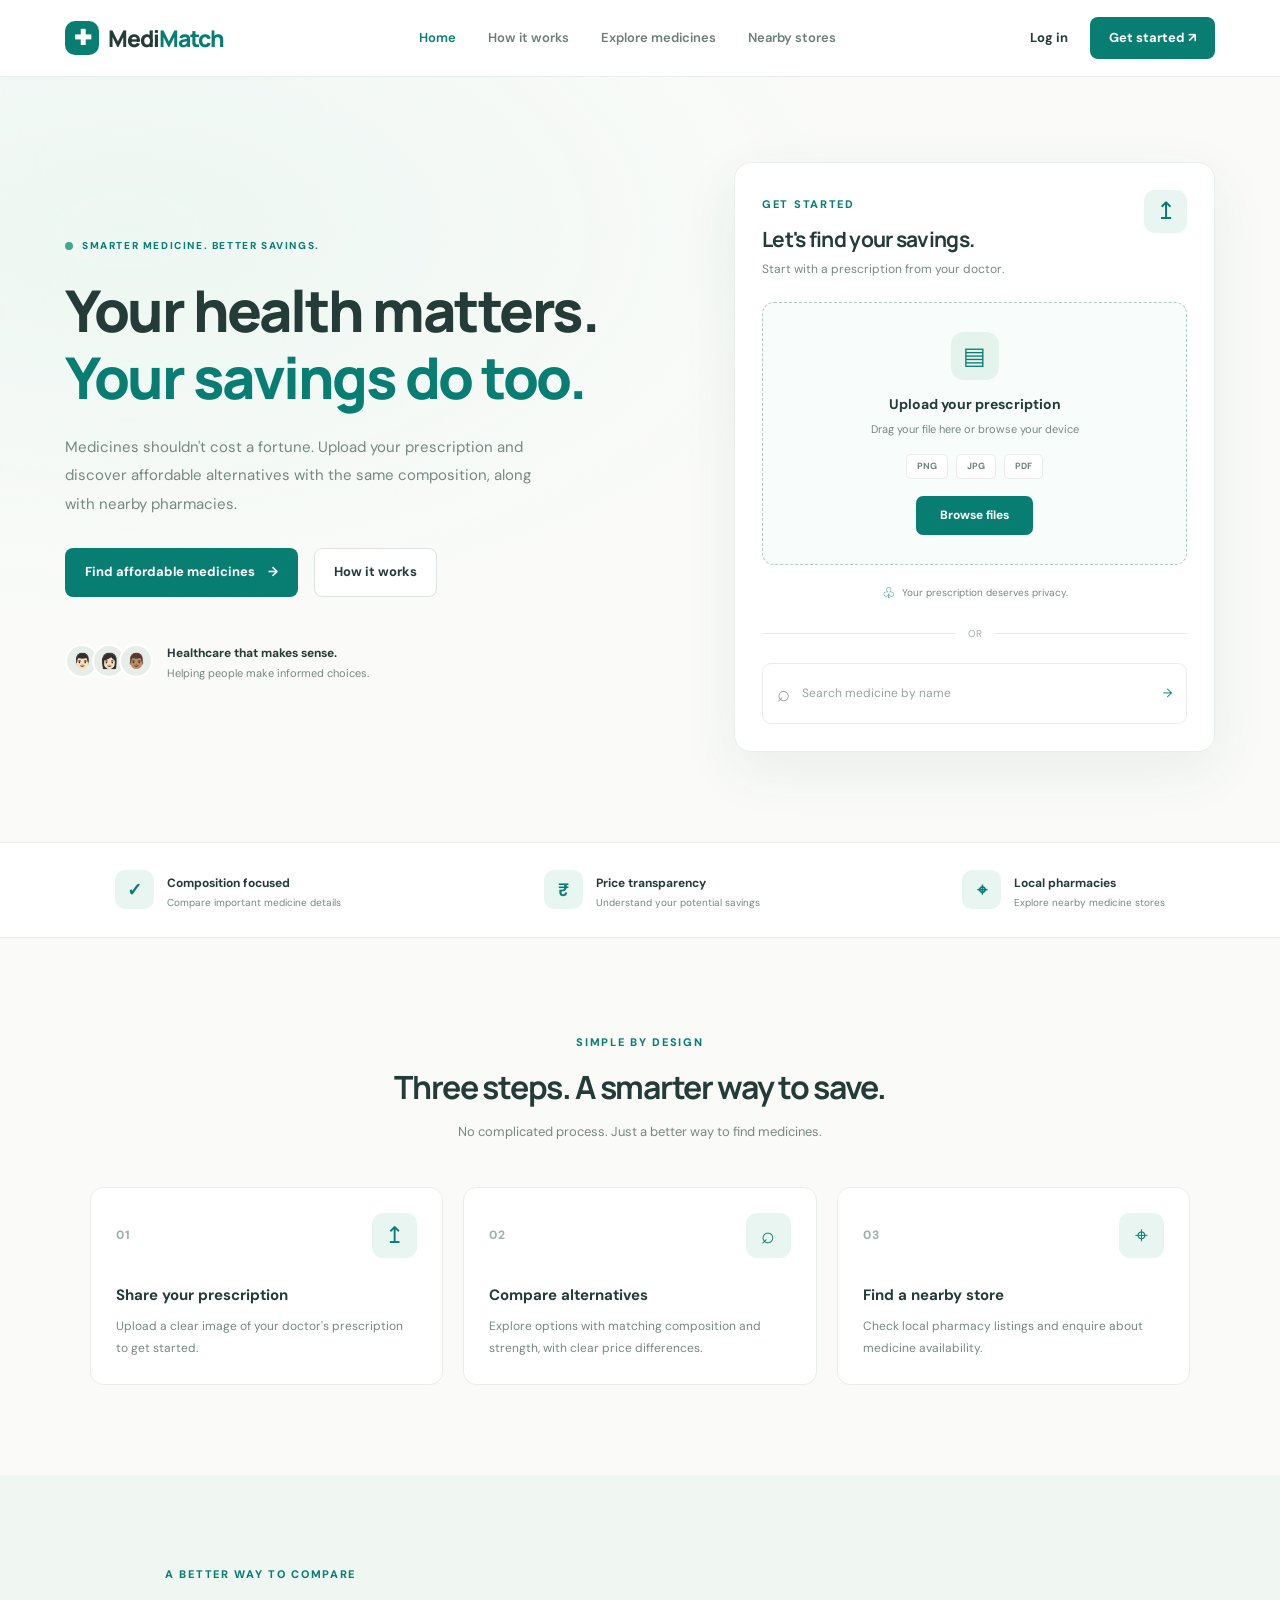
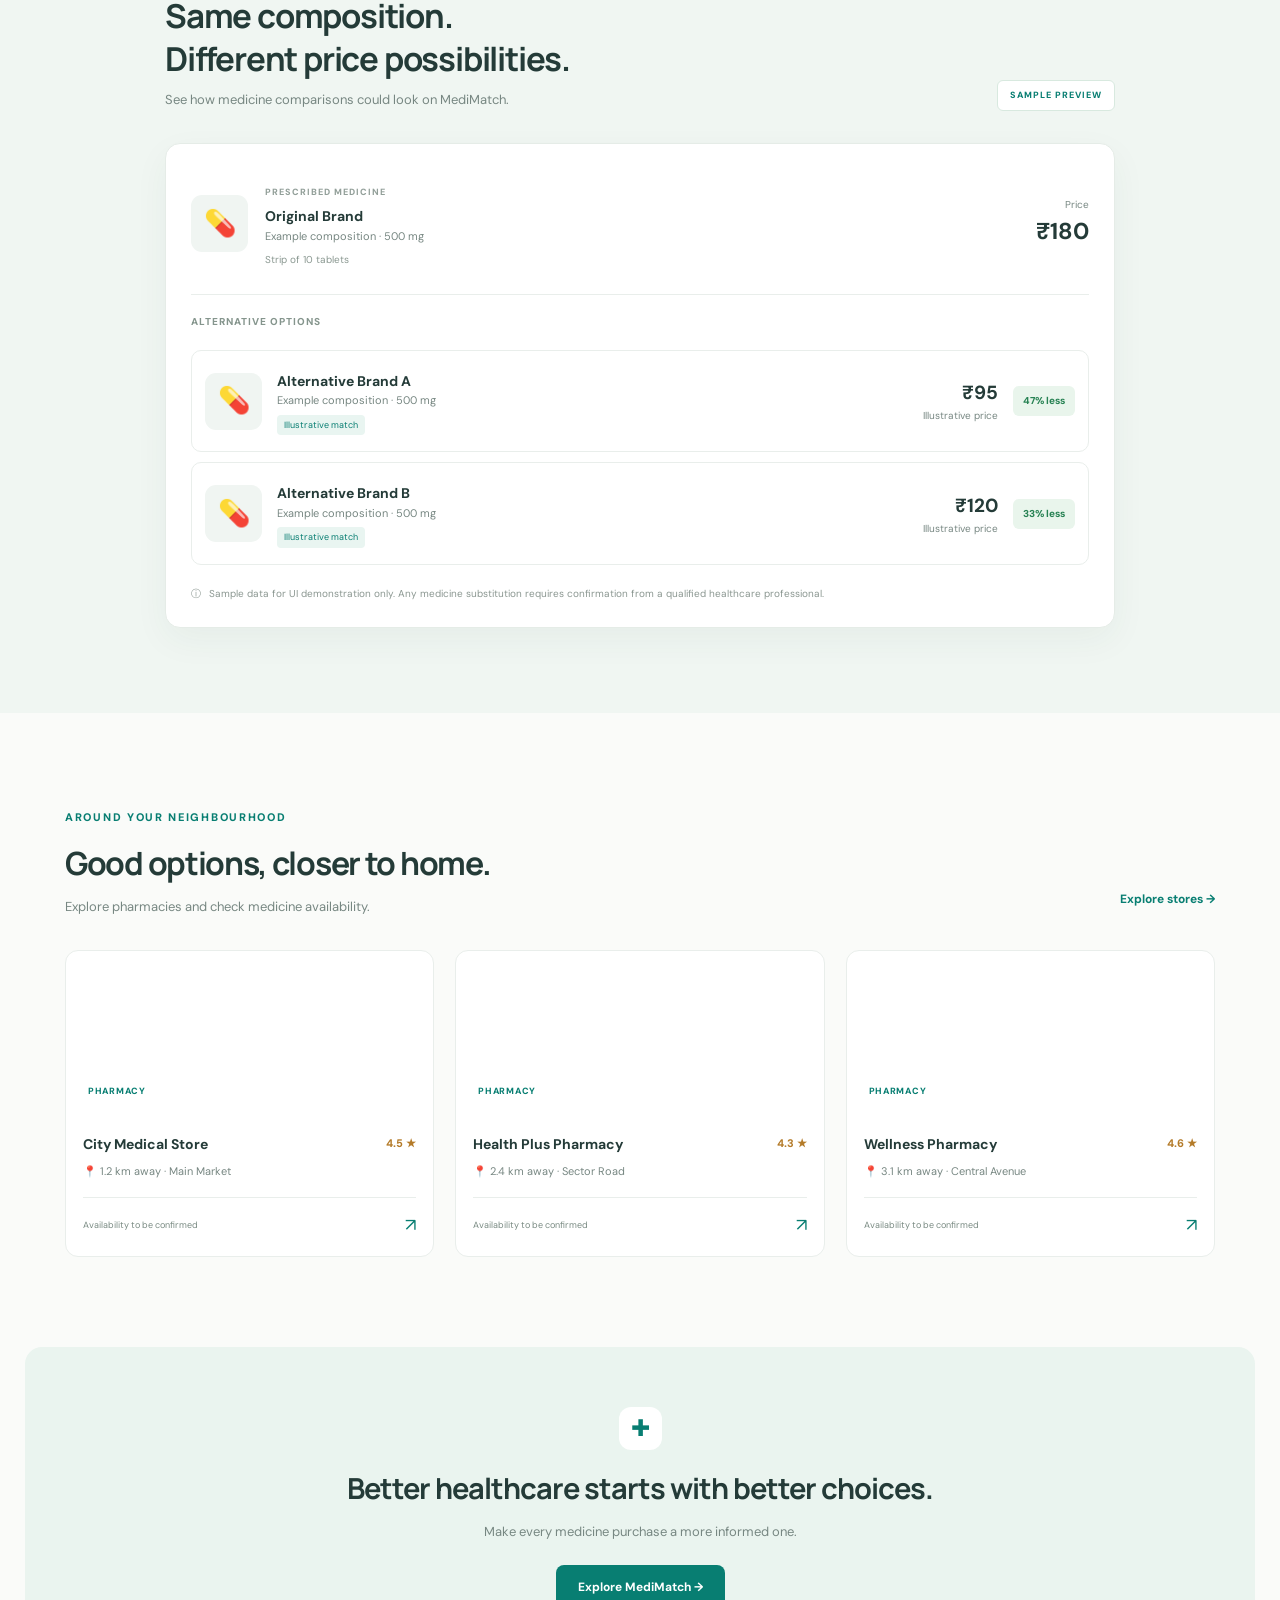
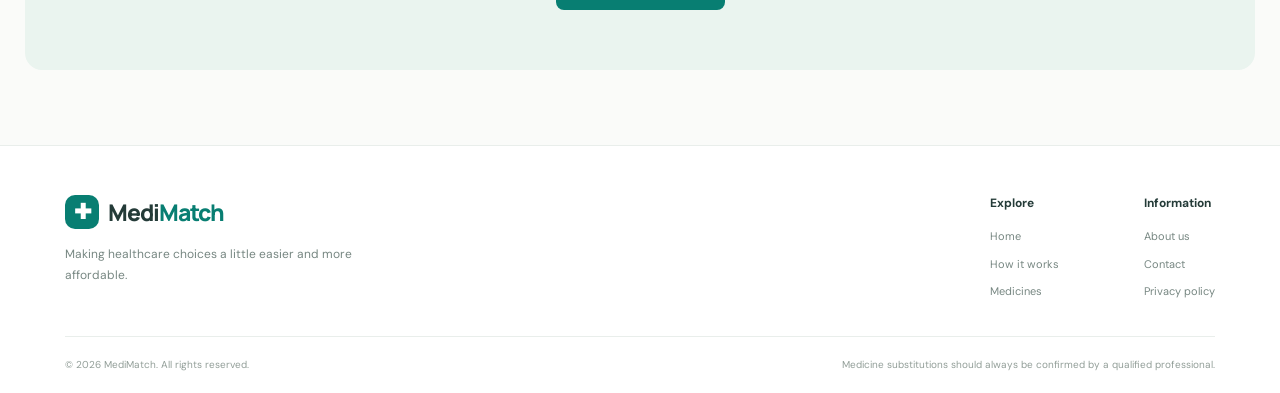
<file: Test ui/index.html>
<!DOCTYPE html>
<html lang="en">
<head>
    <meta charset="UTF-8">
    <meta name="viewport" content="width=device-width, initial-scale=1.0">
    <title>MediMatch — Healthcare Made Affordable</title>

    <link rel="preconnect" href="https://fonts.googleapis.com">
    <link rel="preconnect" href="https://fonts.gstatic.com" crossorigin>
    <link href="https://fonts.googleapis.com/css2?family=DM+Sans:wght@400;500;600;700;800&family=Manrope:wght@400;500;600;700;800&display=swap" rel="stylesheet">

    <link rel="stylesheet" href="style.css">
</head>
<body>

    <!-- NAVBAR -->
    <header class="navbar">
        <div class="nav-container">
            <a href="#" class="logo">
                <span class="logo-icon">✚</span>
                <span>Medi<span class="logo-highlight">Match</span></span>
            </a>

            <nav class="nav-links">
                <a href="#home" class="active">Home</a>
                <a href="#how-it-works">How it works</a>
                <a href="#alternatives">Explore medicines</a>
                <a href="#pharmacies">Nearby stores</a>
            </nav>

            <div class="nav-actions">
                <a href="#" class="login-btn">Log in</a>
                <a href="#upload" class="nav-cta">Get started <span>↗</span></a>
            </div>
        </div>
    </header>


    <!-- HERO SECTION -->
    <main>

    <section class="hero" id="home">
        <div class="hero-container">

            <div class="hero-content">
                <div class="eyebrow">
                    <span class="eyebrow-dot"></span>
                    SMARTER MEDICINE. BETTER SAVINGS.
                </div>

                <h1>
                    Your health matters.<br>
                    <span>Your savings do too.</span>
                </h1>

                <p class="hero-description">
                    Medicines shouldn't cost a fortune. Upload your prescription
                    and discover affordable alternatives with the same composition,
                    along with nearby pharmacies.
                </p>

                <div class="hero-buttons">
                    <a href="#upload" class="primary-btn">
                        Find affordable medicines <span>→</span>
                    </a>
                    <a href="#how-it-works" class="secondary-btn">
                        How it works
                    </a>
                </div>

                <div class="hero-trust">
                    <div class="trust-avatars">
                        <span>👨🏻</span>
                        <span>👩🏻</span>
                        <span>👨🏽</span>
                    </div>
                    <div>
                        <strong>Healthcare that makes sense.</strong>
                        <p>Helping people make informed choices.</p>
                    </div>
                </div>
            </div>


            <!-- UPLOAD CARD -->
            <div class="upload-card" id="upload">

                <div class="upload-heading">
                    <div>
                        <span class="small-label">GET STARTED</span>
                        <h2>Let's find your savings.</h2>
                        <p>Start with a prescription from your doctor.</p>
                    </div>
                    <div class="upload-icon">↥</div>
                </div>

                <div class="upload-area">
                    <div class="file-icon">▤</div>
                    <h3>Upload your prescription</h3>
                    <p>Drag your file here or browse your device</p>

                    <div class="file-formats">
                        <span>PNG</span>
                        <span>JPG</span>
                        <span>PDF</span>
                    </div>

                    <div class="browse-btn">Browse files</div>
                </div>

                <div class="upload-security">
                    <span>♧</span>
                    Your prescription deserves privacy.
                </div>

                <div class="upload-divider">
                    <span>OR</span>
                </div>

                <div class="manual-search">
                    <div class="search-icon">⌕</div>
                    <span>Search medicine by name</span>
                    <span class="search-arrow">→</span>
                </div>

            </div>

        </div>
    </section>


    <!-- TRUST STRIP -->
    <section class="trust-strip">
        <div class="trust-strip-container">
            <div class="trust-item">
                <span class="strip-icon">✓</span>
                <div>
                    <strong>Composition focused</strong>
                    <p>Compare important medicine details</p>
                </div>
            </div>

            <div class="trust-item">
                <span class="strip-icon">₹</span>
                <div>
                    <strong>Price transparency</strong>
                    <p>Understand your potential savings</p>
                </div>
            </div>

            <div class="trust-item">
                <span class="strip-icon">⌖</span>
                <div>
                    <strong>Local pharmacies</strong>
                    <p>Explore nearby medicine stores</p>
                </div>
            </div>
        </div>
    </section>


    <!-- HOW IT WORKS -->
    <section class="how-section" id="how-it-works">
        <div class="section-heading">
            <span class="small-label">SIMPLE BY DESIGN</span>
            <h2>Three steps. A smarter way to save.</h2>
            <p>No complicated process. Just a better way to find medicines.</p>
        </div>

        <div class="steps-container">

            <div class="step-card">
                <div class="step-top">
                    <span class="step-number">01</span>
                    <span class="step-symbol">↥</span>
                </div>
                <h3>Share your prescription</h3>
                <p>Upload a clear image of your doctor's prescription to get started.</p>
            </div>

            <div class="step-card">
                <div class="step-top">
                    <span class="step-number">02</span>
                    <span class="step-symbol">⌕</span>
                </div>
                <h3>Compare alternatives</h3>
                <p>Explore options with matching composition and strength, with clear price differences.</p>
            </div>

            <div class="step-card">
                <div class="step-top">
                    <span class="step-number">03</span>
                    <span class="step-symbol">⌖</span>
                </div>
                <h3>Find a nearby store</h3>
                <p>Check local pharmacy listings and enquire about medicine availability.</p>
            </div>

        </div>
    </section>


    <!-- MEDICINE COMPARISON -->
    <section class="medicine-section" id="alternatives">
        <div class="medicine-container">

            <div class="medicine-heading">
                <div>
                    <span class="small-label">A BETTER WAY TO COMPARE</span>
                    <h2>Same composition.<br>Different price possibilities.</h2>
                    <p>See how medicine comparisons could look on MediMatch.</p>
                </div>

                <span class="demo-label">SAMPLE PREVIEW</span>
            </div>

            <div class="comparison-card">

                <div class="original-medicine">
                    <div class="medicine-image">💊</div>
                    <div class="medicine-info">
                        <span class="medicine-type">PRESCRIBED MEDICINE</span>
                        <h3>Original Brand</h3>
                        <p>Example composition · 500 mg</p>
                        <span class="pack-info">Strip of 10 tablets</span>
                    </div>
                    <div class="medicine-price">
                        <span>Price</span>
                        <strong>₹180</strong>
                    </div>
                </div>

                <div class="comparison-divider">
                    <span>ALTERNATIVE OPTIONS</span>
                </div>

                <div class="alternative-row">
                    <div class="alternative-icon">💊</div>
                    <div class="alternative-details">
                        <h3>Alternative Brand A</h3>
                        <p>Example composition · 500 mg</p>
                        <span class="match-tag">Illustrative match</span>
                    </div>
                    <div class="alternative-price">
                        <strong>₹95</strong>
                        <span>Illustrative price</span>
                    </div>
                    <div class="saving-tag">47% less</div>
                </div>

                <div class="alternative-row">
                    <div class="alternative-icon">💊</div>
                    <div class="alternative-details">
                        <h3>Alternative Brand B</h3>
                        <p>Example composition · 500 mg</p>
                        <span class="match-tag">Illustrative match</span>
                    </div>
                    <div class="alternative-price">
                        <strong>₹120</strong>
                        <span>Illustrative price</span>
                    </div>
                    <div class="saving-tag">33% less</div>
                </div>

                <div class="comparison-note">
                    <span>ⓘ</span>
                    Sample data for UI demonstration only. Any medicine substitution
                    requires confirmation from a qualified healthcare professional.
                </div>

            </div>

        </div>
    </section>


    <!-- PHARMACY SECTION -->
    <section class="pharmacy-section" id="pharmacies">

        <div class="pharmacy-container">

            <div class="pharmacy-heading">
                <div>
                    <span class="small-label">AROUND YOUR NEIGHBOURHOOD</span>
                    <h2>Good options, closer to home.</h2>
                    <p>Explore pharmacies and check medicine availability.</p>
                </div>
                <a href="#" class="view-all">Explore stores →</a>
            </div>

            <div class="pharmacy-grid">

                <div class="pharmacy-card">
                    <div class="pharmacy-picture pharmacy-one">
                        <span class="store-badge">PHARMACY</span>
                    </div>
                    <div class="pharmacy-details">
                        <div class="store-title">
                            <h3>City Medical Store</h3>
                            <span>4.5 ★</span>
                        </div>
                        <p>📍 1.2 km away · Main Market</p>
                        <div class="store-footer">
                            <span class="available">Availability to be confirmed</span>
                            <span class="store-arrow">↗</span>
                        </div>
                    </div>
                </div>

                <div class="pharmacy-card">
                    <div class="pharmacy-picture pharmacy-two">
                        <span class="store-badge">PHARMACY</span>
                    </div>
                    <div class="pharmacy-details">
                        <div class="store-title">
                            <h3>Health Plus Pharmacy</h3>
                            <span>4.3 ★</span>
                        </div>
                        <p>📍 2.4 km away · Sector Road</p>
                        <div class="store-footer">
                            <span class="available">Availability to be confirmed</span>
                            <span class="store-arrow">↗</span>
                        </div>
                    </div>
                </div>

                <div class="pharmacy-card">
                    <div class="pharmacy-picture pharmacy-three">
                        <span class="store-badge">PHARMACY</span>
                    </div>
                    <div class="pharmacy-details">
                        <div class="store-title">
                            <h3>Wellness Pharmacy</h3>
                            <span>4.6 ★</span>
                        </div>
                        <p>📍 3.1 km away · Central Avenue</p>
                        <div class="store-footer">
                            <span class="available">Availability to be confirmed</span>
                            <span class="store-arrow">↗</span>
                        </div>
                    </div>
                </div>

            </div>
        </div>
    </section>


    <!-- FINAL CTA -->
    <section class="cta-section">
        <div class="cta-content">
            <span class="cta-icon">✚</span>
            <h2>Better healthcare starts with better choices.</h2>
            <p>Make every medicine purchase a more informed one.</p>
            <a href="#upload" class="cta-button">Explore MediMatch →</a>
        </div>
    </section>

    </main>


    <!-- FOOTER -->
    <footer class="footer">
        <div class="footer-container">

            <div class="footer-brand">
                <a href="#" class="logo">
                    <span class="logo-icon">✚</span>
                    <span>Medi<span class="logo-highlight">Match</span></span>
                </a>
                <p>Making healthcare choices a little easier and more affordable.</p>
            </div>

            <div class="footer-links">
                <div>
                    <strong>Explore</strong>
                    <a href="#home">Home</a>
                    <a href="#how-it-works">How it works</a>
                    <a href="#alternatives">Medicines</a>
                </div>

                <div>
                    <strong>Information</strong>
                    <a href="#">About us</a>
                    <a href="#">Contact</a>
                    <a href="#">Privacy policy</a>
                </div>
            </div>

        </div>

        <div class="footer-bottom">
            <p>© 2026 MediMatch. All rights reserved.</p>
            <p>Medicine substitutions should always be confirmed by a qualified professional.</p>
        </div>
    </footer>

</body>
</html>
</file>
<file: Test ui/style.css>
/* ==============================
   GLOBAL STYLES
================================ */

:root {
    --primary: #087e72;
    --primary-dark: #075f57;
    --primary-light: #e9f5f1;
    --background: #fafbf9;
    --white: #ffffff;
    --text: #243b38;
    --muted: #778782;
    --border: #e9eeeb;
    --accent: #e7aa61;
}

* {
    margin: 0;
    padding: 0;
    box-sizing: border-box;
}

html {
    scroll-behavior: smooth;
}

body {
    font-family: 'DM Sans', sans-serif;
    background: var(--background);
    color: var(--text);
    line-height: 1.6;
}

a {
    text-decoration: none;
    color: inherit;
}

button {
    font-family: inherit;
}

.small-label {
    font-size: 11px;
    font-weight: 800;
    letter-spacing: 1.7px;
    color: var(--primary);
}


/* ==============================
   NAVBAR
================================ */

.navbar {
    background: rgba(255,255,255,0.96);
    border-bottom: 1px solid var(--border);
    position: sticky;
    top: 0;
    z-index: 100;
}

.nav-container {
    max-width: 1200px;
    margin: auto;
    height: 76px;
    padding: 0 25px;
    display: flex;
    align-items: center;
    justify-content: space-between;
}

.logo {
    display: flex;
    align-items: center;
    gap: 9px;
    font-family: 'Manrope', sans-serif;
    font-size: 23px;
    font-weight: 800;
    letter-spacing: -1px;
}

.logo-icon {
    background: var(--primary);
    color: white;
    height: 34px;
    width: 34px;
    border-radius: 10px;
    display: grid;
    place-items: center;
    font-size: 21px;
}

.logo-highlight {
    color: var(--primary);
}

.nav-links {
    display: flex;
    gap: 32px;
    align-items: center;
}

.nav-links a {
    font-size: 13px;
    font-weight: 600;
    color: #6d7d78;
    transition: 0.2s;
}

.nav-links a:hover,
.nav-links .active {
    color: var(--primary);
}

.nav-actions {
    display: flex;
    gap: 22px;
    align-items: center;
    font-size: 13px;
    font-weight: 700;
}

.login-btn {
    color: var(--text);
}

.nav-cta {
    background: var(--primary);
    color: white;
    padding: 11px 19px;
    border-radius: 8px;
    transition: 0.2s;
}

.nav-cta:hover,
.primary-btn:hover,
.cta-button:hover {
    background: var(--primary-dark);
}


/* ==============================
   HERO SECTION
================================ */

.hero {
    background:
        radial-gradient(ellipse at 10% 20%, #edf7f2 0%, transparent 45%),
        #fafbf9;
    padding: 85px 25px 90px;
}

.hero-container {
    max-width: 1150px;
    margin: auto;
    display: grid;
    grid-template-columns: 1.05fr 0.85fr;
    gap: 75px;
    align-items: center;
}

.eyebrow {
    display: inline-flex;
    align-items: center;
    gap: 9px;
    color: var(--primary);
    font-size: 10px;
    font-weight: 800;
    letter-spacing: 1.6px;
    margin-bottom: 23px;
}

.eyebrow-dot {
    height: 8px;
    width: 8px;
    background: #43a88b;
    border-radius: 50%;
}

.hero-content h1 {
    font-family: 'Manrope', sans-serif;
    font-size: clamp(38px, 4.5vw, 58px);
    line-height: 1.16;
    letter-spacing: -2.5px;
    font-weight: 800;
}

.hero-content h1 span {
    color: var(--primary);
}

.hero-description {
    color: var(--muted);
    font-size: 15px;
    line-height: 1.9;
    max-width: 490px;
    margin-top: 22px;
}

.hero-buttons {
    display: flex;
    align-items: center;
    gap: 16px;
    margin-top: 30px;
}

.primary-btn {
    background: var(--primary);
    color: white;
    padding: 14px 20px;
    border-radius: 8px;
    font-size: 13px;
    font-weight: 700;
    transition: 0.2s;
}

.primary-btn span {
    margin-left: 10px;
}

.secondary-btn {
    border: 1px solid #dce6e1;
    background: white;
    padding: 13px 19px;
    border-radius: 8px;
    font-size: 13px;
    font-weight: 700;
}

.hero-trust {
    display: flex;
    align-items: center;
    gap: 14px;
    margin-top: 42px;
}

.trust-avatars {
    display: flex;
}

.trust-avatars span {
    height: 34px;
    width: 34px;
    background: #e7eee9;
    border: 2px solid white;
    border-radius: 50%;
    display: grid;
    place-items: center;
    margin-left: -7px;
    font-size: 15px;
}

.trust-avatars span:first-child {
    margin-left: 0;
}

.hero-trust strong {
    font-size: 12px;
}

.hero-trust p {
    color: var(--muted);
    font-size: 11px;
}


/* ==============================
   UPLOAD CARD
================================ */

.upload-card {
    background: white;
    padding: 27px;
    border: 1px solid #e9efeb;
    border-radius: 17px;
    box-shadow: 0 18px 55px rgba(34, 75, 59, 0.08);
}

.upload-heading {
    display: flex;
    justify-content: space-between;
    align-items: flex-start;
    margin-bottom: 23px;
}

.upload-heading h2 {
    font-family: 'Manrope', sans-serif;
    font-size: 21px;
    letter-spacing: -0.7px;
    margin-top: 7px;
}

.upload-heading p {
    font-size: 12px;
    color: var(--muted);
    margin-top: 4px;
}

.upload-icon {
    background: var(--primary-light);
    color: var(--primary);
    height: 43px;
    width: 43px;
    border-radius: 11px;
    display: grid;
    place-items: center;
    font-size: 24px;
}

.upload-area {
    border: 1.5px dashed #a8cfc0;
    background: #f8fcfa;
    border-radius: 12px;
    padding: 29px 15px;
    text-align: center;
}

.file-icon {
    height: 48px;
    width: 48px;
    margin: auto auto 13px;
    background: #e4f3ec;
    color: var(--primary);
    display: grid;
    place-items: center;
    border-radius: 13px;
    font-size: 24px;
}

.upload-area h3 {
    font-size: 14px;
    font-weight: 700;
}

.upload-area p {
    font-size: 11px;
    color: var(--muted);
    margin-top: 5px;
}

.file-formats {
    display: flex;
    justify-content: center;
    gap: 8px;
    margin-top: 16px;
}

.file-formats span {
    background: white;
    border: 1px solid var(--border);
    padding: 4px 10px;
    font-size: 9px;
    border-radius: 5px;
    color: #71817a;
    font-weight: 700;
}

.browse-btn {
    display: inline-block;
    margin-top: 17px;
    background: var(--primary);
    color: white;
    padding: 10px 24px;
    border-radius: 7px;
    font-size: 12px;
    font-weight: 700;
}

.upload-security {
    display: flex;
    align-items: center;
    justify-content: center;
    gap: 7px;
    margin-top: 16px;
    font-size: 10px;
    color: #778782;
}

.upload-security span {
    color: var(--primary);
    font-size: 15px;
}

.upload-divider {
    display: flex;
    align-items: center;
    gap: 12px;
    margin: 21px 0;
    color: #a1aaa6;
    font-size: 10px;
}

.upload-divider::before,
.upload-divider::after {
    content: "";
    flex: 1;
    height: 1px;
    background: var(--border);
}

.manual-search {
    border: 1px solid var(--border);
    border-radius: 9px;
    padding: 12px 14px;
    display: flex;
    align-items: center;
    gap: 12px;
    color: #99a39f;
    font-size: 12px;
}

.search-icon {
    font-size: 22px;
}

.search-arrow {
    margin-left: auto;
    color: var(--primary);
}


/* ==============================
   TRUST STRIP
================================ */

.trust-strip {
    background: white;
    border-top: 1px solid var(--border);
    border-bottom: 1px solid var(--border);
}

.trust-strip-container {
    max-width: 1100px;
    margin: auto;
    padding: 26px 25px;
    display: flex;
    justify-content: space-between;
    gap: 25px;
}

.trust-item {
    display: flex;
    align-items: center;
    gap: 13px;
}

.strip-icon {
    height: 39px;
    width: 39px;
    border-radius: 10px;
    background: var(--primary-light);
    color: var(--primary);
    display: grid;
    place-items: center;
    font-size: 18px;
    font-weight: 700;
}

.trust-item strong {
    font-size: 12px;
}

.trust-item p {
    font-size: 10px;
    color: var(--muted);
}


/* ==============================
   HOW IT WORKS
================================ */

.how-section {
    max-width: 1150px;
    padding: 90px 25px;
    margin: auto;
}

.section-heading {
    text-align: center;
    margin-bottom: 45px;
}

.section-heading h2,
.pharmacy-heading h2 {
    font-family: 'Manrope', sans-serif;
    font-size: 32px;
    letter-spacing: -1.3px;
    margin-top: 9px;
}

.section-heading p,
.pharmacy-heading p {
    color: var(--muted);
    font-size: 13px;
    margin-top: 8px;
}

.steps-container {
    display: grid;
    grid-template-columns: repeat(3, 1fr);
    gap: 20px;
}

.step-card {
    background: white;
    border: 1px solid var(--border);
    border-radius: 13px;
    padding: 25px;
    transition: 0.25s;
}

.step-card:hover,
.pharmacy-card:hover {
    transform: translateY(-4px);
    box-shadow: 0 12px 30px rgba(35, 73, 57, 0.07);
}

.step-top {
    display: flex;
    justify-content: space-between;
    align-items: center;
    margin-bottom: 25px;
}

.step-number {
    color: #a0b1a8;
    font-size: 12px;
    font-weight: 800;
    letter-spacing: 1px;
}

.step-symbol {
    background: var(--primary-light);
    color: var(--primary);
    height: 45px;
    width: 45px;
    border-radius: 11px;
    display: grid;
    place-items: center;
    font-size: 23px;
}

.step-card h3 {
    font-size: 15px;
    margin-bottom: 9px;
}

.step-card p {
    color: var(--muted);
    font-size: 12px;
    line-height: 1.8;
}


/* ==============================
   MEDICINE COMPARISON
================================ */

.medicine-section {
    background: #f0f6f2;
    padding: 85px 25px;
}

.medicine-container {
    max-width: 950px;
    margin: auto;
}

.medicine-heading {
    display: flex;
    align-items: flex-end;
    justify-content: space-between;
    margin-bottom: 32px;
}

.medicine-heading h2 {
    font-family: 'Manrope', sans-serif;
    font-size: 33px;
    line-height: 1.3;
    letter-spacing: -1.2px;
    margin-top: 9px;
}

.medicine-heading p {
    color: var(--muted);
    font-size: 13px;
    margin-top: 9px;
}

.demo-label {
    background: white;
    color: var(--primary);
    border: 1px solid #d8e9df;
    padding: 7px 12px;
    border-radius: 6px;
    font-size: 9px;
    font-weight: 800;
    letter-spacing: 1px;
}

.comparison-card {
    background: white;
    border: 1px solid #e5ece7;
    border-radius: 15px;
    padding: 25px;
    box-shadow: 0 12px 35px rgba(36, 71, 54, 0.05);
}

.original-medicine {
    display: flex;
    align-items: center;
    gap: 17px;
    padding: 8px 0 23px;
}

.medicine-image,
.alternative-icon {
    height: 57px;
    width: 57px;
    background: #f0f5f2;
    display: grid;
    place-items: center;
    border-radius: 11px;
    font-size: 26px;
}

.medicine-info {
    flex: 1;
}

.medicine-type {
    font-size: 9px;
    letter-spacing: 1px;
    color: #929f99;
    font-weight: 800;
}

.medicine-info h3,
.alternative-details h3 {
    font-size: 14px;
    margin-top: 3px;
}

.medicine-info p,
.alternative-details p {
    font-size: 11px;
    color: var(--muted);
}

.pack-info {
    font-size: 10px;
    color: #8a9891;
}

.medicine-price {
    text-align: right;
}

.medicine-price span,
.alternative-price span {
    display: block;
    font-size: 10px;
    color: var(--muted);
}

.medicine-price strong {
    font-size: 23px;
}

.comparison-divider {
    border-top: 1px solid var(--border);
    padding: 19px 0 10px;
    font-size: 10px;
    font-weight: 800;
    color: #85958d;
    letter-spacing: 1px;
}

.alternative-row {
    display: flex;
    align-items: center;
    gap: 15px;
    padding: 16px 13px;
    border: 1px solid var(--border);
    border-radius: 10px;
    margin-top: 10px;
}

.alternative-details {
    flex: 1;
}

.match-tag {
    display: inline-block;
    margin-top: 5px;
    font-size: 9px;
    color: var(--primary);
    background: var(--primary-light);
    padding: 3px 7px;
    border-radius: 4px;
}

.alternative-price {
    text-align: right;
}

.alternative-price strong {
    font-size: 19px;
    display: block;
}

.saving-tag {
    background: #e9f5ec;
    color: #278253;
    padding: 7px 10px;
    border-radius: 6px;
    font-size: 10px;
    font-weight: 800;
}

.comparison-note {
    display: flex;
    gap: 8px;
    margin-top: 20px;
    color: #8b9791;
    font-size: 10px;
    line-height: 1.7;
}


/* ==============================
   PHARMACY SECTION
================================ */

.pharmacy-section {
    padding: 90px 25px;
}

.pharmacy-container {
    max-width: 1150px;
    margin: auto;
}

.pharmacy-heading {
    display: flex;
    justify-content: space-between;
    align-items: flex-end;
    margin-bottom: 32px;
}

.view-all {
    font-size: 12px;
    font-weight: 700;
    color: var(--primary);
    padding-bottom: 8px;
}

.pharmacy-grid {
    display: grid;
    grid-template-columns: repeat(3, 1fr);
    gap: 21px;
}

.pharmacy-card {
    background: white;
    border: 1px solid var(--border);
    border-radius: 13px;
    overflow: hidden;
    transition: 0.25s;
}

.pharmacy-picture {
    height: 165px;
    background-size: cover;
    background-position: center;
    position: relative;
}

.pharmacy-one {
    background-image: url('https://images.unsplash.com/photo-1576602976047-174e57a47881?w=700');
}

.pharmacy-two {
    background-image: url('https://images.unsplash.com/photo-1587854692152-cbe660dbde88?w=700');
}

.pharmacy-three {
    background-image: url('https://images.unsplash.com/photo-1585435557343-3b092031a831?w=700');
}

.store-badge {
    position: absolute;
    bottom: 12px;
    left: 13px;
    background: white;
    padding: 5px 9px;
    border-radius: 5px;
    color: var(--primary);
    font-size: 9px;
    font-weight: 800;
    letter-spacing: 0.7px;
}

.pharmacy-details {
    padding: 17px;
}

.store-title {
    display: flex;
    justify-content: space-between;
    align-items: center;
    gap: 5px;
}

.store-title h3 {
    font-size: 14px;
}

.store-title span {
    font-size: 11px;
    color: #b47b29;
    font-weight: 800;
}

.pharmacy-details > p {
    color: var(--muted);
    font-size: 11px;
    margin-top: 8px;
}

.store-footer {
    border-top: 1px solid var(--border);
    margin-top: 16px;
    padding-top: 13px;
    display: flex;
    justify-content: space-between;
    align-items: center;
}

.available {
    font-size: 9px;
    color: #798a82;
}

.store-arrow {
    color: var(--primary);
    font-size: 18px;
}


/* ==============================
   FINAL CTA
================================ */

.cta-section {
    margin: 0 25px 75px;
    background: #eaf4ef;
    border-radius: 17px;
    padding: 60px 20px;
    text-align: center;
}

.cta-content {
    max-width: 600px;
    margin: auto;
}

.cta-icon {
    background: white;
    color: var(--primary);
    display: grid;
    place-items: center;
    width: 43px;
    height: 43px;
    margin: auto auto 15px;
    border-radius: 12px;
    font-size: 23px;
}

.cta-content h2 {
    font-family: 'Manrope', sans-serif;
    font-size: 29px;
    letter-spacing: -1px;
}

.cta-content p {
    color: var(--muted);
    font-size: 13px;
    margin: 10px 0 22px;
}

.cta-button {
    display: inline-block;
    background: var(--primary);
    color: white;
    padding: 13px 22px;
    border-radius: 8px;
    font-size: 12px;
    font-weight: 700;
}


/* ==============================
   FOOTER
================================ */

.footer {
    background: white;
    border-top: 1px solid var(--border);
    padding: 48px 25px 20px;
}

.footer-container {
    max-width: 1150px;
    margin: auto;
    display: flex;
    justify-content: space-between;
    padding-bottom: 35px;
}

.footer-brand {
    max-width: 300px;
}

.footer-brand p {
    font-size: 12px;
    color: var(--muted);
    margin-top: 13px;
    line-height: 1.8;
}

.footer-links {
    display: flex;
    gap: 85px;
}

.footer-links div {
    display: flex;
    flex-direction: column;
    gap: 10px;
}

.footer-links strong {
    font-size: 12px;
    margin-bottom: 5px;
}

.footer-links a {
    color: var(--muted);
    font-size: 11px;
}

.footer-links a:hover {
    color: var(--primary);
}

.footer-bottom {
    max-width: 1150px;
    margin: auto;
    border-top: 1px solid var(--border);
    padding-top: 20px;
    display: flex;
    justify-content: space-between;
    gap: 15px;
    color: #929e98;
    font-size: 10px;
}


/* ==============================
   RESPONSIVE DESIGN
================================ */

@media (max-width: 900px) {

    .nav-links {
        gap: 15px;
    }

    .nav-links a {
        font-size: 11px;
    }

    .hero-container {
        gap: 35px;
    }

    .hero-content h1 {
        font-size: 43px;
    }

    .pharmacy-grid {
        gap: 12px;
    }
}

@media (max-width: 700px) {

    .nav-container {
        height: 65px;
    }

    .nav-links {
        display: none;
    }

    .nav-actions {
        gap: 12px;
    }

    .hero {
        padding: 55px 18px;
    }

    .hero-container {
        grid-template-columns: 1fr;
        gap: 38px;
    }

    .hero-content h1 {
        font-size: 42px;
    }

    .hero-description {
        font-size: 13px;
    }

    .upload-card {
        padding: 20px;
    }

    .trust-strip-container {
        flex-direction: column;
        gap: 20px;
        padding: 25px;
    }

    .how-section,
    .pharmacy-section {
        padding: 65px 18px;
    }

    .steps-container {
        grid-template-columns: 1fr;
    }

    .section-heading h2,
    .pharmacy-heading h2 {
        font-size: 26px;
    }

    .medicine-section {
        padding: 65px 18px;
    }

    .medicine-heading {
        flex-direction: column;
        align-items: flex-start;
        gap: 15px;
    }

    .medicine-heading h2 {
        font-size: 28px;
    }

    .comparison-card {
        padding: 16px;
    }

    .alternative-row {
        flex-wrap: wrap;
        gap: 10px;
    }

    .alternative-details {
        min-width: 120px;
    }

    .alternative-price {
        margin-left: auto;
    }

    .saving-tag {
        margin-left: auto;
    }

    .pharmacy-heading {
        align-items: flex-start;
        gap: 15px;
        flex-direction: column;
    }

    .pharmacy-grid {
        grid-template-columns: 1fr;
    }

    .pharmacy-picture {
        height: 190px;
    }

    .cta-section {
        margin: 0 18px 50px;
        padding: 45px 18px;
    }

    .cta-content h2 {
        font-size: 24px;
    }

    .footer-container {
        flex-direction: column;
        gap: 35px;
    }

    .footer-links {
        gap: 55px;
    }

    .footer-bottom {
        flex-direction: column;
        line-height: 1.7;
    }
}

@media (max-width: 380px) {

    .logo {
        font-size: 19px;
    }

    .nav-cta {
        padding: 9px 11px;
        font-size: 11px;
    }

    .login-btn {
        font-size: 11px;
    }

    .hero-content h1 {
        font-size: 35px;
    }

    .hero-buttons {
        align-items: flex-start;
        flex-direction: column;
    }

    .medicine-image,
    .alternative-icon {
        width: 43px;
        height: 43px;
    }
}
</file>
